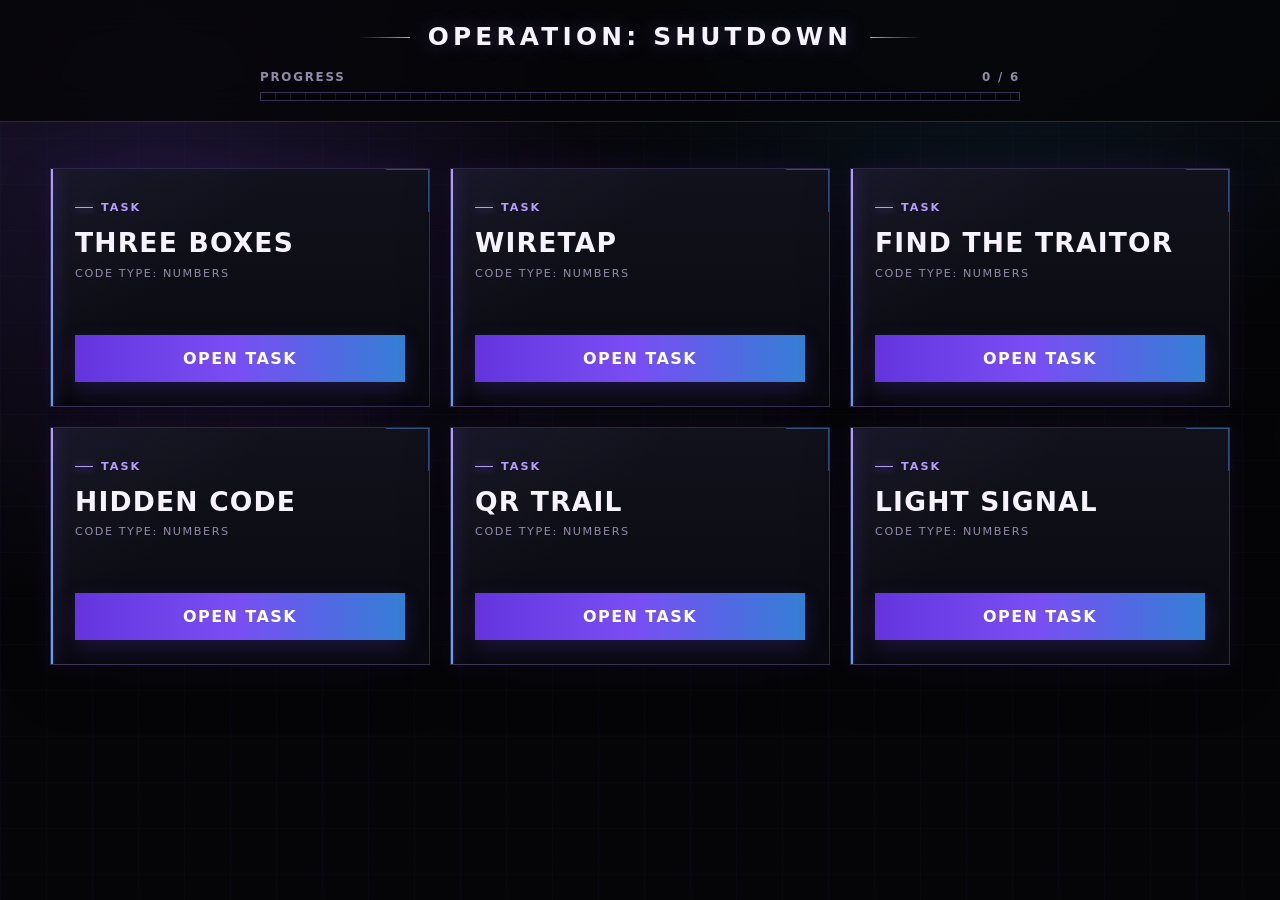
<file: index.html>
<!DOCTYPE html>
<html lang="en">
<head>
  <meta charset="UTF-8" />
  <meta name="viewport" content="width=device-width, initial-scale=1.0" />
  <title>OPERATION: SHUTDOWN</title>
  <link rel="stylesheet" href="style.css" />
</head>
<body>
  <div class="app-shell">
    <header class="topbar">
      <div class="brand">OPERATION: SHUTDOWN</div>
      <div class="progress-wrap" aria-label="Mission progress">
        <div class="progress-meta">
          <span>PROGRESS</span>
          <span id="progressText">0 / 6</span>
        </div>
        <div class="progress-track">
          <div id="progressBar" class="progress-bar"></div>
        </div>
      </div>
    </header>

    <main class="main-content">
      <section id="taskGrid" class="task-grid" aria-label="Tasks"></section>
    </main>
  </div>

  <div id="taskModal" class="modal hidden" role="dialog" aria-modal="true" aria-labelledby="modalTitle">
    <div class="modal-panel">
      <button id="closeModal" class="icon-button" type="button" aria-label="Close">×</button>

      <div class="modal-heading">
        <p id="modalType" class="task-type"></p>
        <h2 id="modalTitle"></h2>
      </div>

      <div id="modalContent" class="task-content"></div>

      <form id="codeForm" class="code-form">
        <label for="codeInput">ENTER CODE</label>
        <div class="code-row">
          <input id="codeInput" type="text" autocomplete="off" spellcheck="false" />
          <button type="submit" class="primary-button">SUBMIT</button>
        </div>
        <p id="feedback" class="feedback" aria-live="polite"></p>
      </form>

      <button id="backButton" class="secondary-button" type="button">BACK TO MAIN</button>
    </div>
  </div>

  <div id="finalScreen" class="final-screen hidden" role="dialog" aria-modal="true" aria-labelledby="finalTitle">
    <div class="final-panel">
      <p class="final-label">OPERATION COMPLETE</p>
      <h2 id="finalTitle">Mission complete</h2>
      <div id="finalCode" class="final-code">CHANGE_ME</div>
    </div>
  </div>

  <script src="script.js"></script>
</body>
</html>
</file>
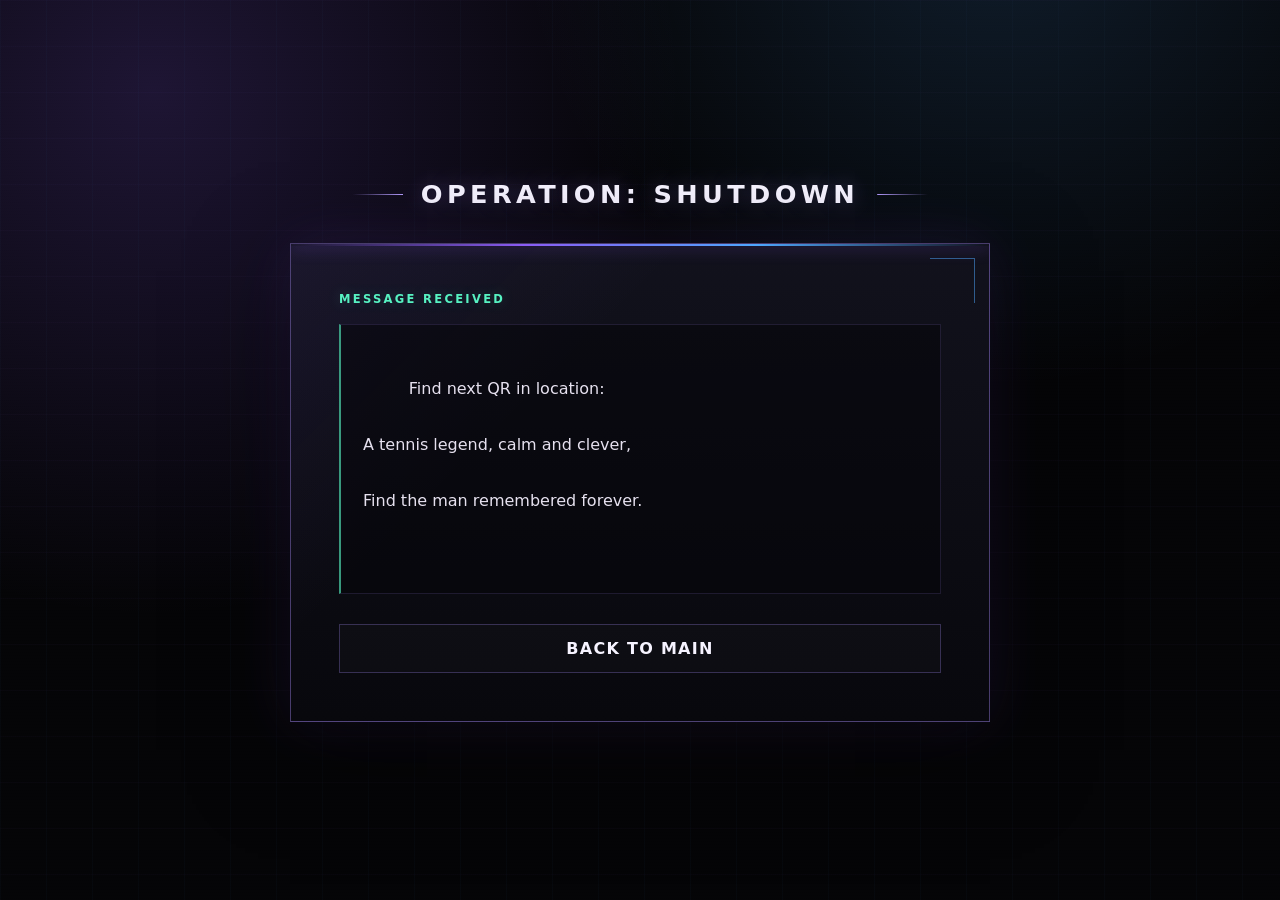
<file: qr-1.html>
<!DOCTYPE html>
<html lang="en">
<head>
  <meta charset="UTF-8" />
  <meta name="viewport" content="width=device-width, initial-scale=1.0" />
  <title>OPERATION: SHUTDOWN</title>
  <link rel="stylesheet" href="style.css" />
</head>

<body>
  <main class="qr-page" data-qr-page="1">
    <div class="qr-shell">

      <div class="brand qr-brand">
        OPERATION: SHUTDOWN
      </div>

      <section class="qr-panel qr-message-panel">
        <p class="qr-label success-label">
          MESSAGE RECEIVED
        </p>

        <div class="qr-message">
         Find next QR in location: <br><br>A tennis legend, calm and clever,<br><br>Find the man remembered forever.

        </div>

        <a class="secondary-button qr-back" href="index.html">
          BACK TO MAIN
        </a>
      </section>

    </div>
  </main>
</body>
</html>
</file>
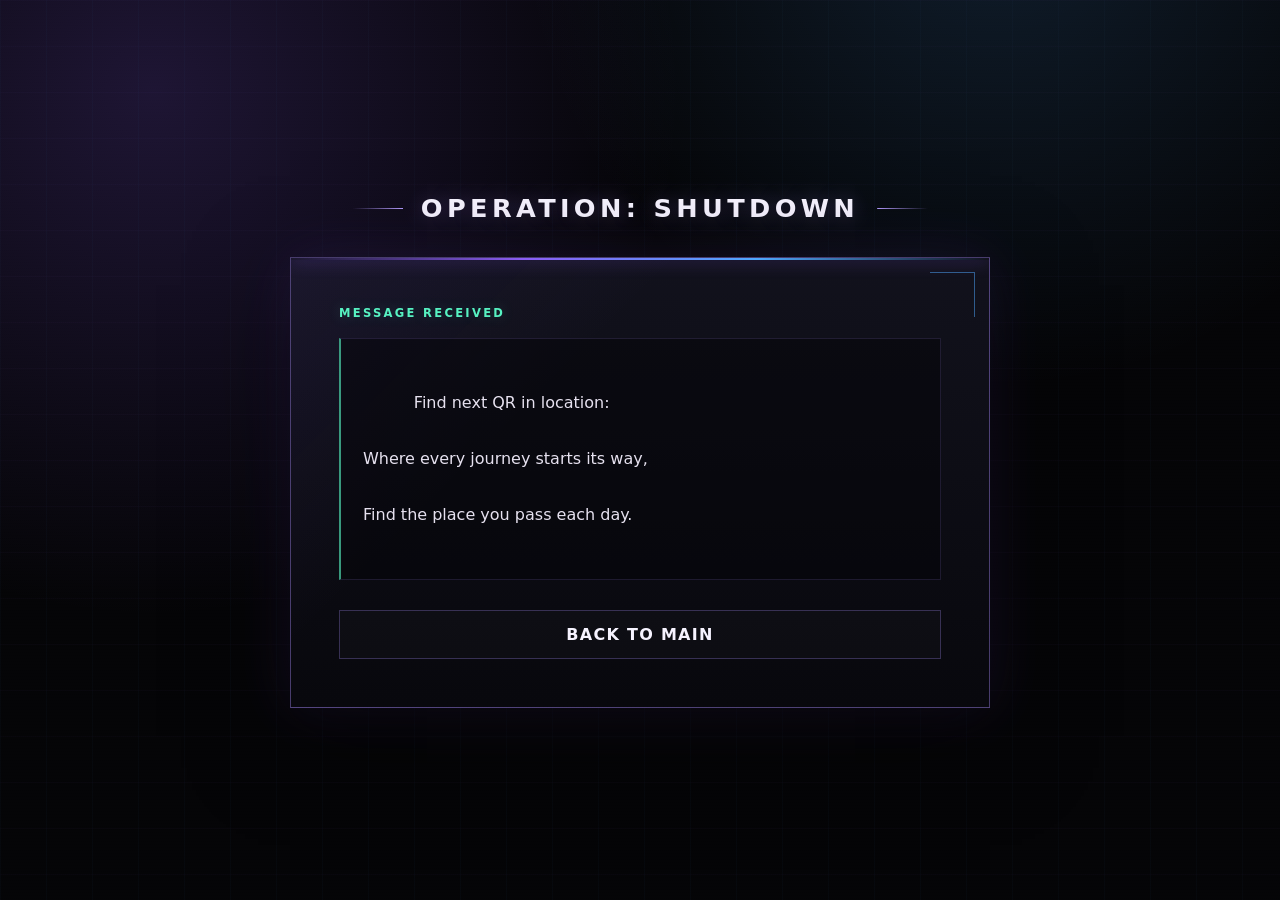
<file: qr-2.html>
<!DOCTYPE html>
<html lang="en">
<head>
  <meta charset="UTF-8" />
  <meta name="viewport" content="width=device-width, initial-scale=1.0" />
  <title>OPERATION: SHUTDOWN</title>
  <link rel="stylesheet" href="style.css" />
</head>

<body>
  <main class="qr-page">
    <div class="qr-shell">

      <div class="brand qr-brand">
        OPERATION: SHUTDOWN
      </div>

      <section class="qr-panel qr-message-panel">
        <p class="qr-label success-label">
          MESSAGE RECEIVED
        </p>

        <div class="qr-message">
          Find next QR in location:<br><br>Where every journey starts its way,<br><br>Find the place you pass each day.
        </div>

        <a class="secondary-button qr-back" href="index.html">
          BACK TO MAIN
        </a>
      </section>

    </div>
  </main>
</body>
</html>
</file>
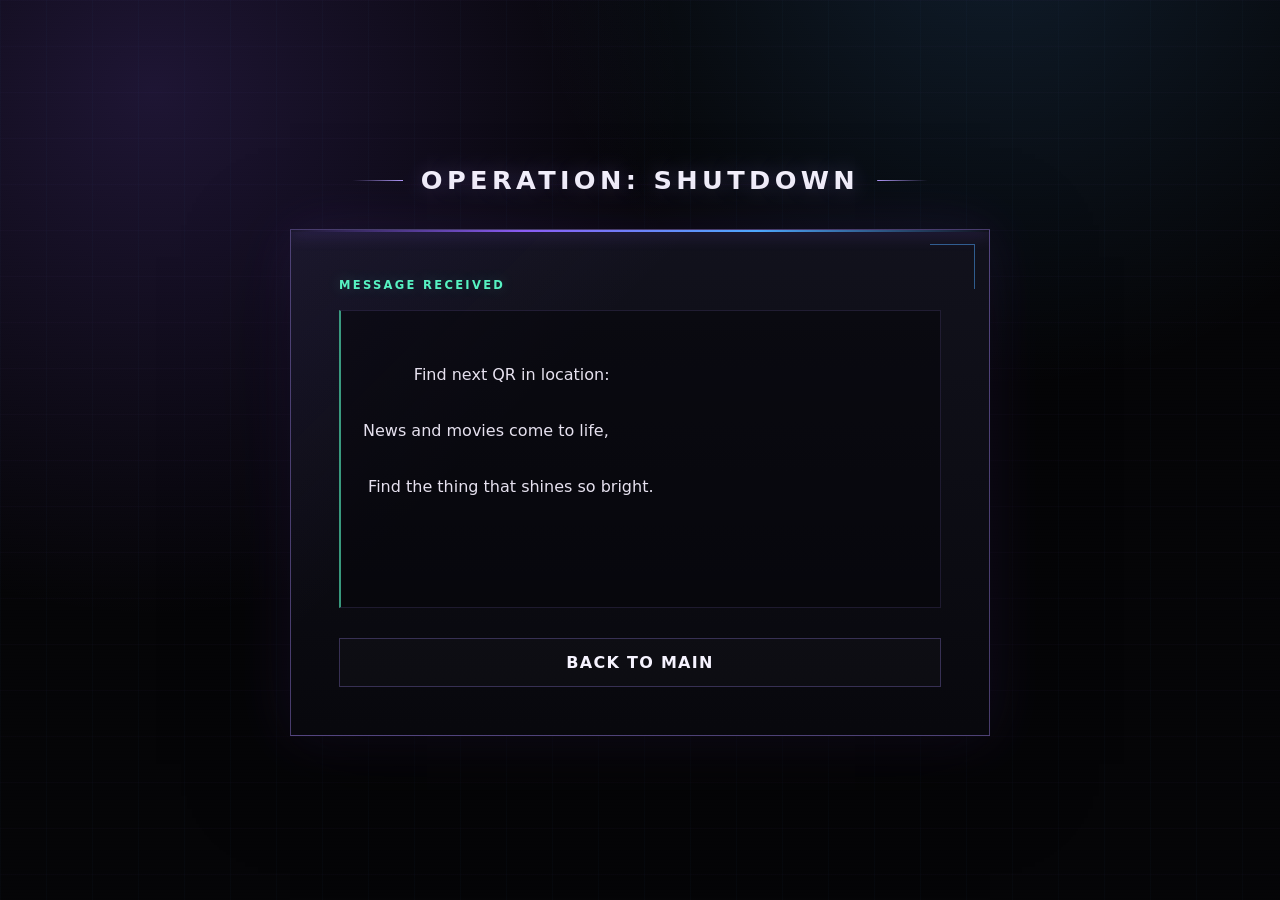
<file: qr-3.html>
<!DOCTYPE html>
<html lang="en">
<head>
  <meta charset="UTF-8" />
  <meta name="viewport" content="width=device-width, initial-scale=1.0" />
  <title>OPERATION: SHUTDOWN</title>
  <link rel="stylesheet" href="style.css" />
</head>

<body>
  <main class="qr-page">
    <div class="qr-shell">

      <div class="brand qr-brand">
        OPERATION: SHUTDOWN
      </div>

      <section class="qr-panel qr-message-panel">
        <p class="qr-label success-label">
          MESSAGE RECEIVED
        </p>

        <div class="qr-message">
          Find next QR in location:<br><br>News and movies come to life, <br><br> Find the thing that shines so bright.


        </div>

        <a class="secondary-button qr-back" href="index.html">
          BACK TO MAIN
        </a>
      </section>

    </div>
  </main>
</body>
</html>
</file>
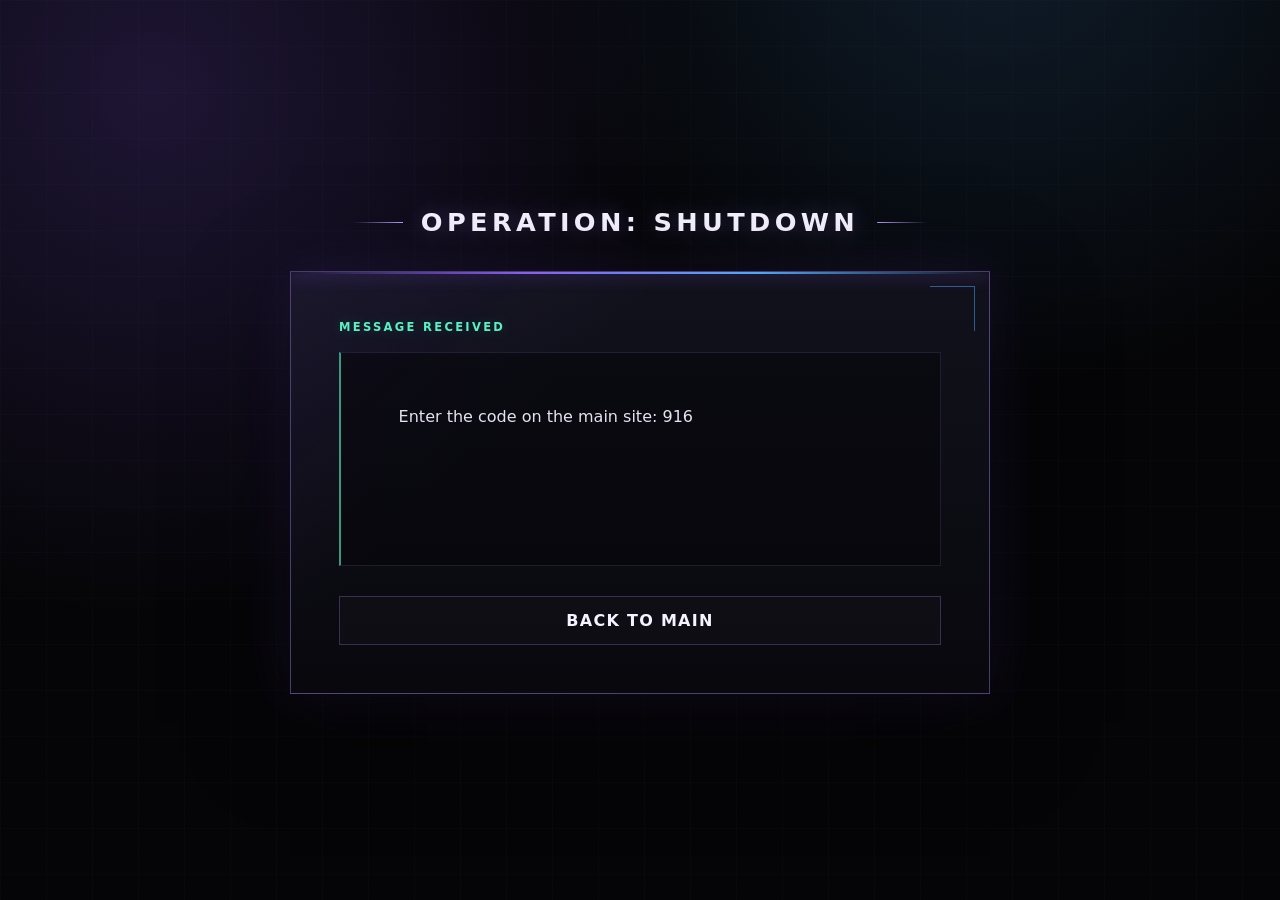
<file: qr-4.html>
<!DOCTYPE html>
<html lang="en">
<head>
  <meta charset="UTF-8" />
  <meta name="viewport" content="width=device-width, initial-scale=1.0" />
  <title>OPERATION: SHUTDOWN</title>
  <link rel="stylesheet" href="style.css" />
</head>

<body>
  <main class="qr-page">
    <div class="qr-shell">

      <div class="brand qr-brand">
        OPERATION: SHUTDOWN
      </div>

      <section class="qr-panel qr-message-panel">
        <p class="qr-label success-label">
          MESSAGE RECEIVED
        </p>

        <div class="qr-message">
       Enter the code on the main site: 916



        </div>

        <a class="secondary-button qr-back" href="index.html">
          BACK TO MAIN
        </a>
      </section>

    </div>
  </main>
</body>
</html>
</file>
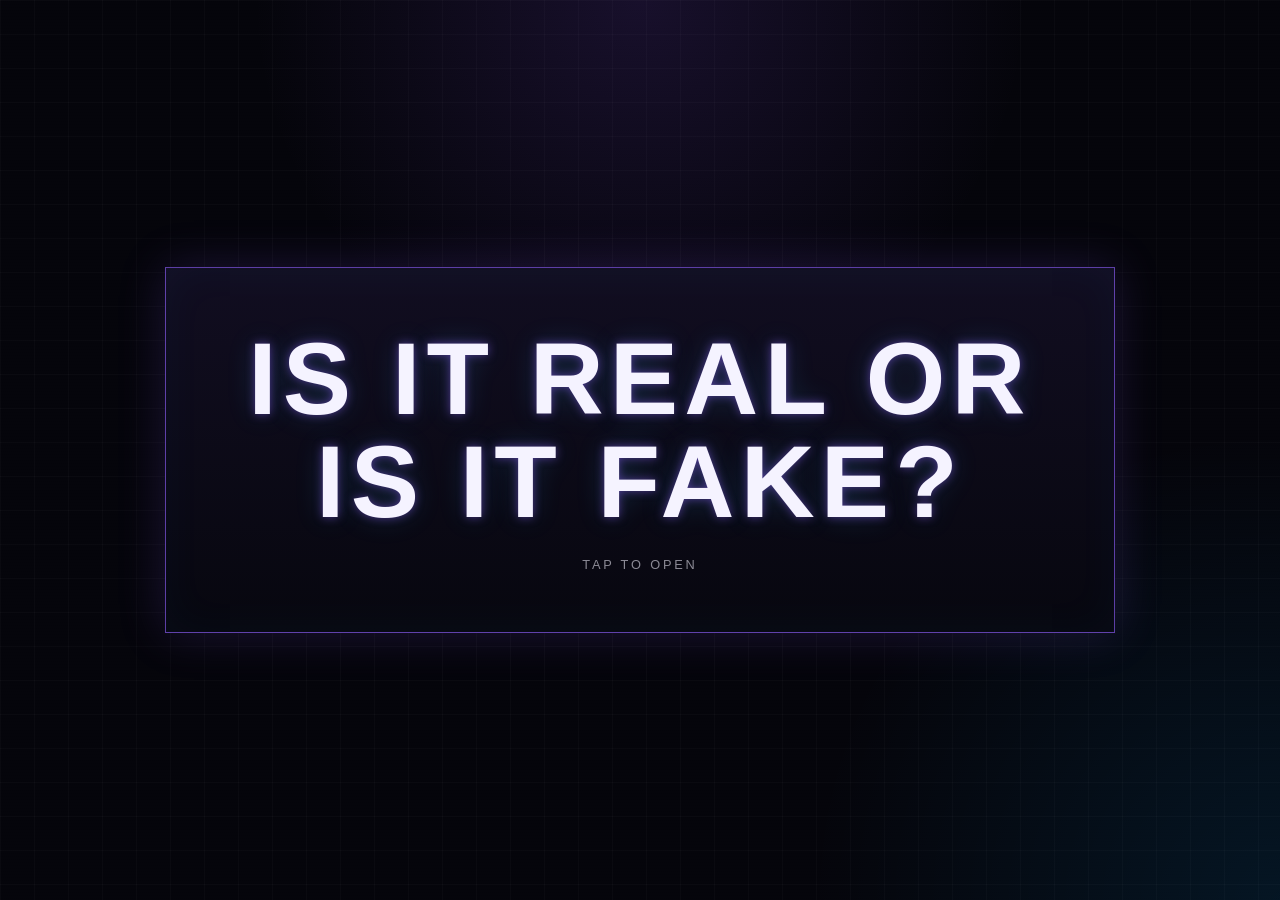
<file: real_or_fake.html>
<!DOCTYPE html>
<html lang="en">
<head>
  <meta charset="UTF-8">
  <meta name="viewport" content="width=device-width, initial-scale=1.0">
  <title>OPERATION: SHUTDOWN</title>

  <link rel="stylesheet" href="style.css">

  <style>
    body {
      margin: 0;
      min-height: 100vh;
      display: flex;
      align-items: center;
      justify-content: center;
      background:
        radial-gradient(circle at top, rgba(111, 66, 193, 0.18), transparent 35%),
        radial-gradient(circle at bottom right, rgba(0, 170, 255, 0.10), transparent 30%),
        #05050b;
      color: #f5f3ff;
      font-family: Arial, Helvetica, sans-serif;
      overflow: hidden;
    }

    .fake-page {
      width: 100%;
      min-height: 100vh;
      display: flex;
      align-items: center;
      justify-content: center;
      padding: 24px;
      box-sizing: border-box;
      position: relative;
    }

    .fake-page::before {
      content: "";
      position: absolute;
      inset: 0;
      background-image:
        linear-gradient(rgba(255,255,255,0.025) 1px, transparent 1px),
        linear-gradient(90deg, rgba(255,255,255,0.025) 1px, transparent 1px);
      background-size: 34px 34px;
      pointer-events: none;
    }

    .fake-link {
      position: relative;
      z-index: 1;
      display: block;
      width: min(950px, 100%);
      padding: 60px 32px;
      text-align: center;
      text-decoration: none;
      color: inherit;
      border: 1px solid rgba(139, 92, 246, 0.65);
      background: linear-gradient(180deg, rgba(18, 14, 34, 0.96), rgba(7, 7, 15, 0.98));
      box-shadow:
        0 0 45px rgba(139, 92, 246, 0.18),
        inset 0 0 45px rgba(56, 189, 248, 0.04);
      transition: transform 0.2s ease, box-shadow 0.2s ease, border-color 0.2s ease;
    }

    .fake-link:hover,
    .fake-link:focus-visible {
      transform: translateY(-3px) scale(1.01);
      border-color: rgba(99, 230, 255, 0.9);
      box-shadow:
        0 0 55px rgba(139, 92, 246, 0.28),
        0 0 30px rgba(56, 189, 248, 0.12);
      outline: none;
    }

    .fake-text {
      margin: 0;
      font-size: clamp(2.3rem, 8vw, 6.5rem);
      line-height: 1;
      letter-spacing: 0.06em;
      text-transform: uppercase;
      text-shadow:
        0 0 10px rgba(139, 92, 246, 0.5),
        0 0 28px rgba(56, 189, 248, 0.18);
    }

    .tap-hint {
      margin-top: 24px;
      font-size: 0.8rem;
      letter-spacing: 0.22em;
      text-transform: uppercase;
      opacity: 0.55;
    }

    @media (max-width: 600px) {
      .fake-link {
        padding: 44px 20px;
      }
    }
  </style>
</head>

<body>
  <main class="fake-page">

    <!-- PODMIEŃ LINK PONIŻEJ NA SWÓJ LINK DO YOUTUBE -->
    <a
      class="fake-link"
      href="https://www.youtube.com/watch?v=dQw4w9WgXcQ&list=RDdQw4w9WgXcQ&start_radio=1"
      target="_blank"
      rel="noopener noreferrer"
    >
      <h1 class="fake-text">IS IT REAL OR IS IT FAKE?</h1>
      <div class="tap-hint">TAP TO OPEN</div>
    </a>

  </main>
</body>
</html>
</file>
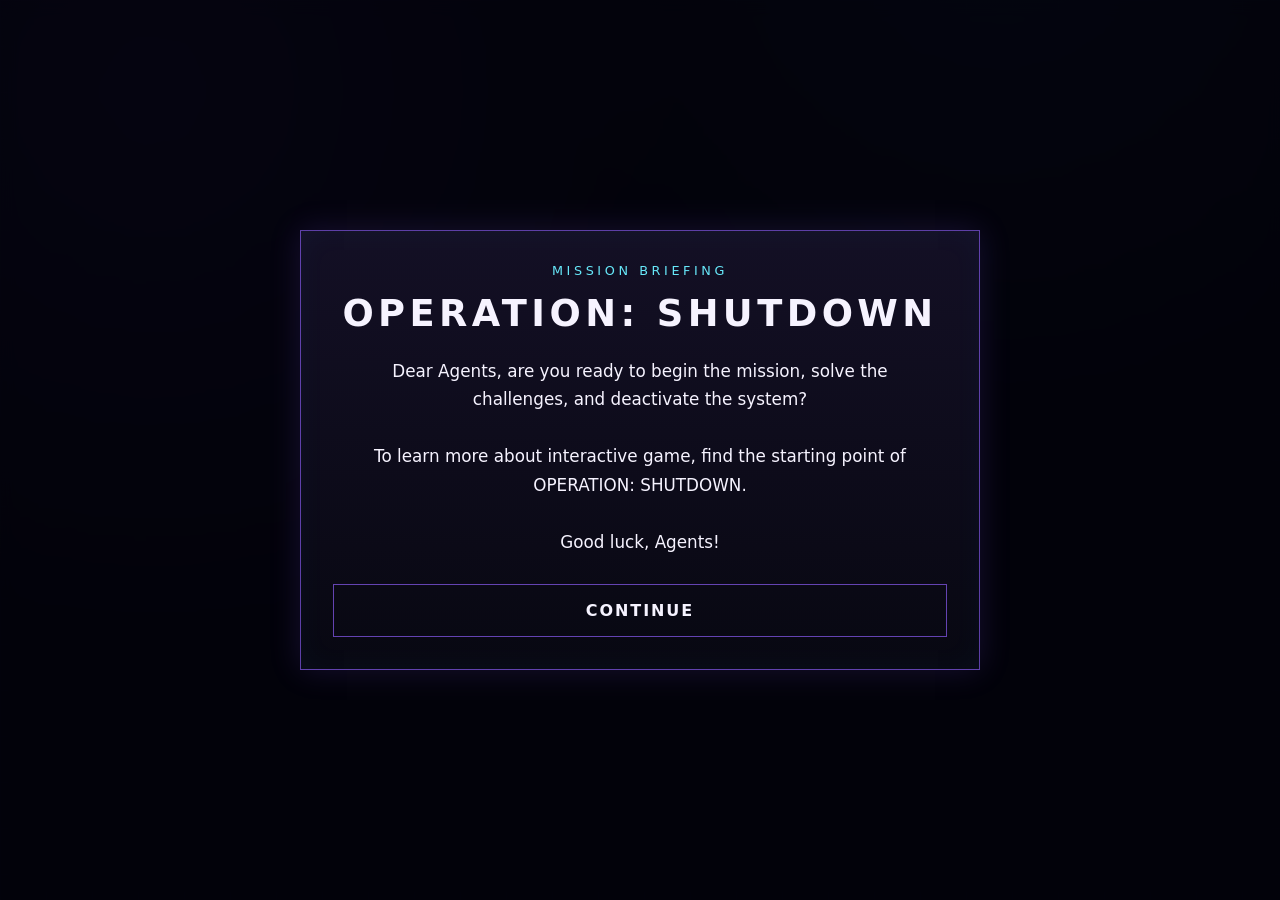
<file: start.html>
<!DOCTYPE html>
<html lang="en">
<head>
  <meta charset="UTF-8" />
  <meta name="viewport" content="width=device-width, initial-scale=1.0" />
  <title>OPERATION: SHUTDOWN</title>

  <!-- Uses the same CSS as your main page -->
  <link rel="stylesheet" href="style.css" />

  <style>
    .intro-overlay {
      position: fixed;
      inset: 0;
      z-index: 9999;
      display: flex;
      align-items: center;
      justify-content: center;
      padding: 24px;
      background: rgba(3, 3, 12, 0.88);
      backdrop-filter: blur(8px);
    }

    .intro-box {
      width: min(680px, 100%);
      padding: 32px;
      border: 1px solid rgba(139, 92, 246, 0.65);
      background: linear-gradient(180deg, rgba(20, 16, 38, 0.97), rgba(8, 8, 18, 0.98));
      box-shadow: 0 0 30px rgba(139, 92, 246, 0.16), inset 0 0 30px rgba(56, 189, 248, 0.04);
      text-align: center;
    }

    .intro-label {
      margin: 0 0 14px;
      font-size: 0.8rem;
      letter-spacing: 0.28em;
      color: #67e8f9;
      text-transform: uppercase;
    }

    .intro-title {
      margin: 0 0 22px;
      font-size: clamp(1.5rem, 5vw, 2.3rem);
      letter-spacing: 0.12em;
      text-transform: uppercase;
    }

    .intro-message {
      margin: 0 auto 28px;
      max-width: 560px;
      line-height: 1.7;
      font-size: 1.05rem;
    }

    .intro-button {
      width: 100%;
      padding: 16px 20px;
      border: 1px solid rgba(139, 92, 246, 0.7);
      background: transparent;
      color: inherit;
      font: inherit;
      font-weight: 700;
      letter-spacing: 0.12em;
      text-transform: uppercase;
      cursor: pointer;
    }

    .intro-button:hover {
      background: rgba(139, 92, 246, 0.12);
    }
  </style>
</head>

<body>
  <div class="intro-overlay" id="introOverlay">
    <div class="intro-box">
      <p class="intro-label">MISSION BRIEFING</p>
      <h1 class="intro-title">OPERATION: SHUTDOWN</h1>

      <div class="intro-message">
     Dear Agents, are you ready to begin the mission, solve the challenges, and deactivate the system? <br><br> To learn more about interactive game, find the starting point of OPERATION: SHUTDOWN.<br><br> Good luck, Agents!
      </div>

      <button class="intro-button" id="continueButton" type="button">
        CONTINUE
      </button>
    </div>
  </div>

  <script>
    document.getElementById("continueButton").addEventListener("click", function () {
      window.location.href = "index.html";
    });
  </script>
</body>
</html>
</file>
<file: style.css>
:root {
  --bg: #050507;
  --panel: #0c0c13;
  --panel-2: #12121d;
  --text: #f6f3ff;
  --muted: #918aa8;
  --violet: #8b5cf6;
  --violet-bright: #b59cff;
  --blue: #4ea8ff;
  --danger: #ff5c87;
  --success: #57f2c2;
  --border: rgba(167, 139, 250, 0.24);
  --border-strong: rgba(167, 139, 250, 0.44);
  --shadow: 0 18px 45px rgba(0, 0, 0, 0.28), 0 0 28px rgba(139, 92, 246, 0.09);
}

* {
  box-sizing: border-box;
}

html {
  scroll-behavior: smooth;
}

body {
  margin: 0;
  min-height: 100vh;
  overflow-x: hidden;
  background:
    linear-gradient(rgba(139, 92, 246, 0.025) 1px, transparent 1px),
    linear-gradient(90deg, rgba(78, 168, 255, 0.025) 1px, transparent 1px),
    radial-gradient(circle at 78% -10%, rgba(78, 168, 255, 0.15), transparent 34%),
    radial-gradient(circle at 12% 10%, rgba(139, 92, 246, 0.19), transparent 38%),
    var(--bg);
  background-size: 46px 46px, 46px 46px, auto, auto, auto;
  color: var(--text);
  font-family: Inter, ui-sans-serif, system-ui, -apple-system, BlinkMacSystemFont, "Segoe UI", sans-serif;
}

body::before {
  content: "";
  position: fixed;
  inset: 0;
  z-index: -1;
  pointer-events: none;
  background: linear-gradient(to bottom, transparent 0%, rgba(255,255,255,0.012) 50%, transparent 100%);
  background-size: 100% 6px;
  opacity: 0.45;
}

button,
input {
  font: inherit;
}

button {
  cursor: pointer;
}

.app-shell {
  min-height: 100vh;
}

.topbar {
  position: sticky;
  top: 0;
  z-index: 20;
  display: grid;
  gap: 19px;
  padding: 22px clamp(18px, 4vw, 48px) 20px;
  background: rgba(5, 5, 8, 0.84);
  border-bottom: 1px solid var(--border);
  box-shadow: 0 10px 35px rgba(0, 0, 0, 0.22);
  backdrop-filter: blur(18px);
}

.brand {
  position: relative;
  width: fit-content;
  margin: 0 auto;
  padding: 0 18px;
  text-align: center;
  font-weight: 900;
  letter-spacing: 0.17em;
  font-size: clamp(1.05rem, 3vw, 1.55rem);
  text-shadow: 0 0 20px rgba(167, 139, 250, 0.28);
}

.brand::before,
.brand::after {
  content: "";
  position: absolute;
  top: 50%;
  width: clamp(18px, 4vw, 52px);
  height: 1px;
  background: linear-gradient(90deg, transparent, var(--violet-bright));
}

.brand::before {
  right: 100%;
}

.brand::after {
  left: 100%;
  transform: rotate(180deg);
}

.progress-wrap {
  width: min(760px, 100%);
  margin: 0 auto;
}

.progress-meta {
  display: flex;
  justify-content: space-between;
  gap: 16px;
  margin-bottom: 8px;
  color: var(--muted);
  font-size: 0.74rem;
  font-weight: 700;
  letter-spacing: 0.15em;
}

.progress-track {
  position: relative;
  height: 9px;
  overflow: hidden;
  border: 1px solid rgba(167, 139, 250, 0.3);
  background: rgba(8, 8, 13, 0.92);
  box-shadow: inset 0 0 12px rgba(0, 0, 0, 0.7);
}

.progress-track::after {
  content: "";
  position: absolute;
  inset: 0;
  background: repeating-linear-gradient(90deg, transparent 0 14px, rgba(255,255,255,0.08) 14px 15px);
  pointer-events: none;
}

.progress-bar {
  width: 0;
  height: 100%;
  background: linear-gradient(90deg, var(--violet), #7c63ff, var(--blue));
  box-shadow: 0 0 24px rgba(139, 92, 246, 0.8);
  transition: width 0.4s ease;
}

.main-content {
  width: min(1180px, calc(100% - 36px));
  margin: 0 auto;
  padding: 46px 0 60px;
}

.task-grid {
  display: grid;
  grid-template-columns: repeat(3, minmax(0, 1fr));
  gap: 20px;
}

.task-card {
  position: relative;
  min-height: 224px;
  display: flex;
  flex-direction: column;
  justify-content: space-between;
  gap: 26px;
  overflow: hidden;
  padding: 24px;
  background:
    linear-gradient(135deg, rgba(167, 139, 250, 0.055), transparent 38%),
    linear-gradient(180deg, rgba(18, 18, 29, 0.98), rgba(9, 9, 15, 0.98));
  border: 1px solid var(--border);
  box-shadow: var(--shadow);
  transition: transform 0.22s ease, border-color 0.22s ease, box-shadow 0.22s ease;
}

.task-card::before {
  content: "";
  position: absolute;
  inset: 0 auto 0 0;
  width: 2px;
  background: linear-gradient(var(--violet-bright), var(--blue));
  box-shadow: 0 0 16px rgba(139, 92, 246, 0.8);
}

.task-card::after {
  content: "";
  position: absolute;
  top: 0;
  right: 0;
  width: 42px;
  height: 42px;
  border-top: 1px solid rgba(78, 168, 255, 0.65);
  border-right: 1px solid rgba(78, 168, 255, 0.65);
  opacity: 0.65;
}

.task-card:hover {
  transform: translateY(-4px);
  border-color: var(--border-strong);
  box-shadow: 0 22px 56px rgba(0, 0, 0, 0.34), 0 0 34px rgba(139, 92, 246, 0.16);
}

.task-card.completed {
  border-color: rgba(87, 242, 194, 0.42);
  background:
    linear-gradient(135deg, rgba(87, 242, 194, 0.045), transparent 38%),
    linear-gradient(180deg, rgba(18, 18, 29, 0.98), rgba(9, 9, 15, 0.98));
}

.task-number {
  display: inline-flex;
  align-items: center;
  gap: 8px;
  color: var(--violet-bright);
  font-size: 0.7rem;
  font-weight: 800;
  letter-spacing: 0.18em;
}

.task-number::before {
  content: "";
  width: 18px;
  height: 1px;
  background: var(--violet-bright);
  box-shadow: 0 0 9px rgba(167, 139, 250, 0.8);
}

.task-card h2 {
  margin: 14px 0 8px;
  font-size: clamp(1.2rem, 2.4vw, 1.66rem);
  letter-spacing: 0.045em;
  line-height: 1.15;
}

.task-type {
  margin: 0;
  color: var(--muted);
  font-size: 0.7rem;
  letter-spacing: 0.14em;
  text-transform: uppercase;
}

.task-status {
  min-height: 19px;
  margin-bottom: 10px;
  color: var(--success);
  font-size: 0.7rem;
  font-weight: 800;
  letter-spacing: 0.15em;
}

.open-task,
.primary-button,
.secondary-button,
.icon-button {
  border: 0;
}

.open-task,
.primary-button {
  position: relative;
  overflow: hidden;
  color: #fff;
  background: linear-gradient(90deg, #6435df, #7a4df4 48%, #347fd5);
  box-shadow: 0 8px 22px rgba(91, 59, 203, 0.24);
  font-weight: 850;
  letter-spacing: 0.09em;
  text-transform: uppercase;
  transition: transform 0.18s ease, filter 0.18s ease, box-shadow 0.18s ease;
}

.open-task::after,
.primary-button::after {
  content: "";
  position: absolute;
  top: -50%;
  left: -60%;
  width: 34%;
  height: 200%;
  transform: rotate(20deg);
  background: rgba(255,255,255,0.16);
  transition: left 0.38s ease;
}

.open-task:hover::after,
.primary-button:hover::after {
  left: 125%;
}

.open-task {
  width: 100%;
  padding: 14px 16px;
}

.open-task:hover,
.primary-button:hover {
  filter: brightness(1.1);
  box-shadow: 0 10px 28px rgba(107, 76, 230, 0.34);
}

.open-task:active,
.primary-button:active,
.secondary-button:active {
  transform: translateY(1px);
}

.modal,
.final-screen {
  position: fixed;
  inset: 0;
  z-index: 50;
  display: grid;
  place-items: center;
  padding: 20px;
  background: rgba(0, 0, 0, 0.8);
  backdrop-filter: blur(12px);
}

.hidden {
  display: none !important;
}

.modal-panel,
.final-panel {
  position: relative;
  width: min(720px, 100%);
  overflow: hidden;
  background:
    linear-gradient(135deg, rgba(139, 92, 246, 0.07), transparent 30%),
    linear-gradient(180deg, rgba(18, 18, 29, 0.995), rgba(8, 8, 13, 0.995));
  border: 1px solid rgba(167, 139, 250, 0.4);
  box-shadow: 0 28px 90px rgba(0, 0, 0, 0.54), 0 0 60px rgba(139, 92, 246, 0.2);
}

.modal-panel::before,
.final-panel::before {
  content: "";
  position: absolute;
  left: 0;
  top: 0;
  width: 100%;
  height: 2px;
  background: linear-gradient(90deg, transparent, var(--violet), var(--blue), transparent);
  box-shadow: 0 0 16px rgba(139, 92, 246, 0.85);
}

.modal-panel {
  max-height: min(86vh, 820px);
  overflow-y: auto;
  padding: clamp(26px, 5vw, 44px);
}

.icon-button {
  position: absolute;
  top: 14px;
  right: 16px;
  width: 40px;
  height: 40px;
  background: transparent;
  color: var(--muted);
  font-size: 2rem;
  line-height: 1;
  transition: color 0.18s ease, text-shadow 0.18s ease;
}

.icon-button:hover {
  color: var(--text);
  text-shadow: 0 0 12px rgba(167, 139, 250, 0.8);
}

.modal-heading {
  padding-right: 46px;
}

.modal-heading h2 {
  margin: 9px 0 0;
  font-size: clamp(1.8rem, 5vw, 2.8rem);
  letter-spacing: 0.045em;
}

.task-content {
  position: relative;
  margin: 30px 0 32px;
  padding: 20px 20px 20px 22px;
  color: #ddd8ea;
  background: rgba(4, 4, 8, 0.48);
  border: 1px solid rgba(167, 139, 250, 0.14);
  border-left: 2px solid rgba(78, 168, 255, 0.58);
  line-height: 1.72;
  white-space: pre-wrap;
}

.code-form label {
  display: block;
  margin-bottom: 9px;
  color: var(--muted);
  font-size: 0.72rem;
  font-weight: 700;
  letter-spacing: 0.15em;
}

.code-row {
  display: grid;
  grid-template-columns: 1fr auto;
  gap: 10px;
}

.code-row input {
  min-width: 0;
  padding: 14px 16px;
  color: var(--text);
  background: rgba(5, 5, 9, 0.88);
  border: 1px solid rgba(167, 139, 250, 0.3);
  outline: none;
  caret-color: var(--violet-bright);
  transition: border-color 0.18s ease, box-shadow 0.18s ease;
}

.code-row input:focus {
  border-color: var(--violet-bright);
  box-shadow: 0 0 0 3px rgba(139, 92, 246, 0.1), 0 0 18px rgba(139, 92, 246, 0.12);
}

.primary-button,
.secondary-button {
  padding: 14px 18px;
}

.feedback {
  min-height: 22px;
  margin: 11px 0 0;
  font-size: 0.84rem;
  font-weight: 700;
  letter-spacing: 0.04em;
}

.feedback.error {
  color: var(--danger);
}

.feedback.success {
  color: var(--success);
}

.secondary-button {
  margin-top: 24px;
  width: 100%;
  color: var(--text);
  background: rgba(255, 255, 255, 0.015);
  border: 1px solid rgba(167, 139, 250, 0.28);
  font-weight: 750;
  letter-spacing: 0.08em;
  text-transform: uppercase;
  transition: border-color 0.18s ease, background 0.18s ease, box-shadow 0.18s ease;
}

.secondary-button:hover {
  border-color: var(--violet-bright);
  background: rgba(139, 92, 246, 0.06);
  box-shadow: 0 0 18px rgba(139, 92, 246, 0.09);
}

.final-panel {
  padding: clamp(36px, 7vw, 66px);
  text-align: center;
}

.final-label {
  margin: 0 0 12px;
  color: var(--success);
  font-size: 0.76rem;
  font-weight: 800;
  letter-spacing: 0.2em;
  text-shadow: 0 0 14px rgba(87, 242, 194, 0.28);
}

.final-panel h2 {
  margin: 0;
  font-size: clamp(1.7rem, 6vw, 3rem);
  letter-spacing: 0.08em;
}

.final-code {
  margin-top: 28px;
  padding: 24px;
  background: rgba(5, 9, 10, 0.82);
  border: 1px solid rgba(87, 242, 194, 0.42);
  box-shadow: inset 0 0 24px rgba(87, 242, 194, 0.035), 0 0 26px rgba(87, 242, 194, 0.07);
  color: var(--success);
  font-size: clamp(2rem, 8vw, 4rem);
  font-weight: 900;
  letter-spacing: 0.12em;
  text-shadow: 0 0 18px rgba(87, 242, 194, 0.25);
  overflow-wrap: anywhere;
}

@media (max-width: 900px) {
  .task-grid {
    grid-template-columns: repeat(2, minmax(0, 1fr));
  }
}

@media (max-width: 620px) {
  .topbar {
    padding: 18px 16px 16px;
  }

  .brand {
    padding: 0 10px;
    letter-spacing: 0.12em;
  }

  .brand::before,
  .brand::after {
    display: none;
  }

  .main-content {
    width: min(100% - 24px, 1180px);
    padding-top: 26px;
  }

  .task-grid {
    grid-template-columns: 1fr;
    gap: 15px;
  }

  .task-card {
    min-height: 190px;
    padding: 21px;
  }

  .task-card:hover {
    transform: none;
  }

  .code-row {
    grid-template-columns: 1fr;
  }
}

/* ============================================================
   QR SUBPAGES
   ============================================================ */

.qr-page {
  min-height: 100vh;
  display: grid;
  place-items: center;
  padding: 28px 18px;
}

.qr-shell {
  width: min(700px, 100%);
}

.qr-brand {
  margin-bottom: 34px;
  font-size: clamp(1.1rem, 4vw, 1.6rem);
}

.qr-panel {
  position: relative;
  overflow: hidden;
  padding: clamp(28px, 6vw, 48px);
  background:
    linear-gradient(135deg, rgba(139, 92, 246, 0.08), transparent 34%),
    linear-gradient(180deg, rgba(18, 18, 29, 0.985), rgba(8, 8, 13, 0.985));
  border: 1px solid rgba(167, 139, 250, 0.4);
  box-shadow: 0 28px 90px rgba(0, 0, 0, 0.5), 0 0 55px rgba(139, 92, 246, 0.14);
}

.qr-panel::before {
  content: "";
  position: absolute;
  top: 0;
  left: 0;
  width: 100%;
  height: 2px;
  background: linear-gradient(90deg, transparent, var(--violet), var(--blue), transparent);
  box-shadow: 0 0 16px rgba(139, 92, 246, 0.85);
}

.qr-panel::after {
  content: "";
  position: absolute;
  top: 14px;
  right: 14px;
  width: 44px;
  height: 44px;
  border-top: 1px solid rgba(78, 168, 255, 0.5);
  border-right: 1px solid rgba(78, 168, 255, 0.5);
  pointer-events: none;
}

.qr-label {
  margin: 0 0 10px;
  color: var(--violet-bright);
  font-size: 0.72rem;
  font-weight: 800;
  letter-spacing: 0.2em;
}

.qr-panel h1 {
  margin: 0;
  font-size: clamp(2rem, 8vw, 3.4rem);
  letter-spacing: 0.06em;
}

.qr-hint {
  margin: 10px 0 30px;
  color: var(--muted);
  font-size: 0.68rem;
  font-weight: 700;
  letter-spacing: 0.16em;
}

.qr-code-form {
  margin-top: 4px;
}

.qr-code-row input {
  letter-spacing: 0.22em;
  font-size: 1.12rem;
  font-weight: 750;
}

.qr-back {
  display: block;
  text-align: center;
  text-decoration: none;
}

.qr-message-panel {
  text-align: left;
}

.success-label {
  color: var(--success);
  text-shadow: 0 0 14px rgba(87, 242, 194, 0.22);
}

.qr-message {
  margin: 18px 0 30px;
  padding: 22px;
  color: #e6e1ef;
  background: rgba(4, 4, 8, 0.5);
  border: 1px solid rgba(167, 139, 250, 0.15);
  border-left: 2px solid rgba(87, 242, 194, 0.62);
  line-height: 1.75;
  white-space: pre-wrap;
}

@media (max-width: 620px) {
  .qr-page {
    padding: 22px 14px;
  }

  .qr-brand {
    margin-bottom: 24px;
  }

  .qr-panel {
    padding: 26px 20px;
  }
}
</file>
